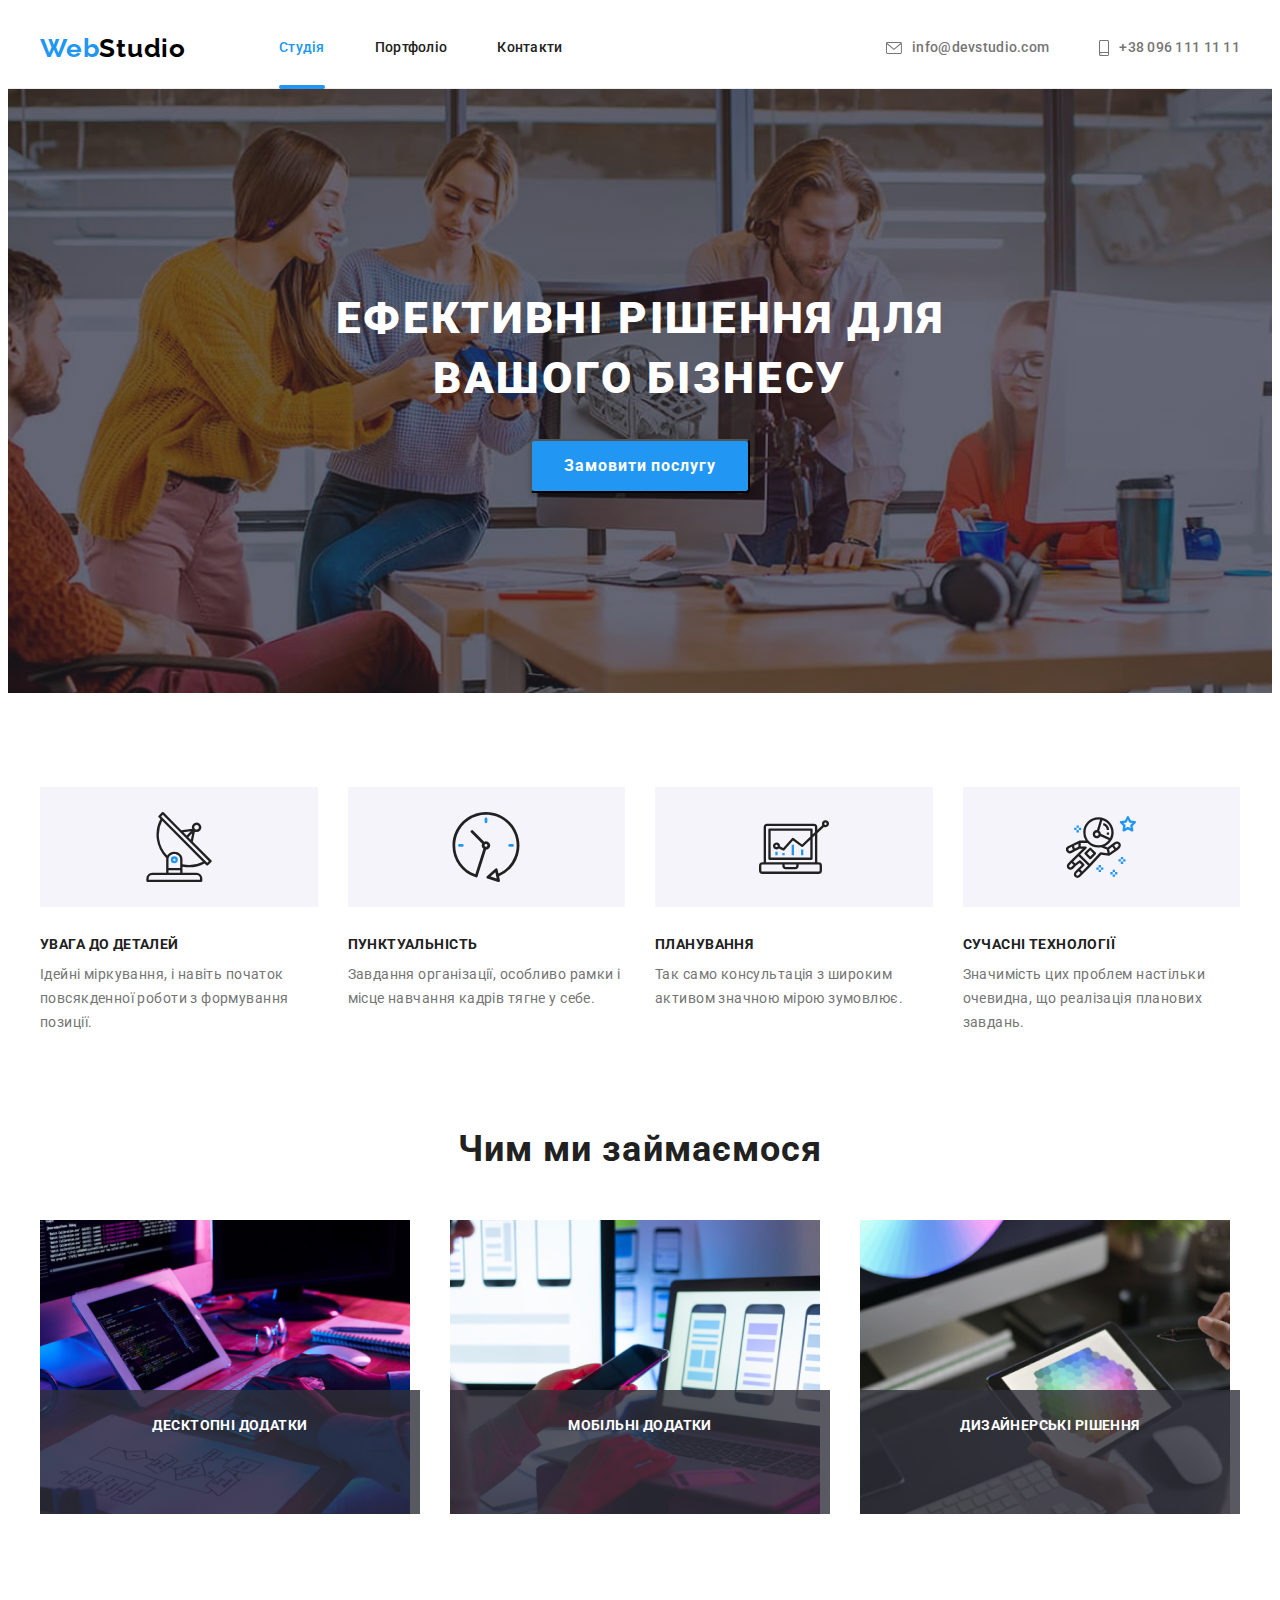
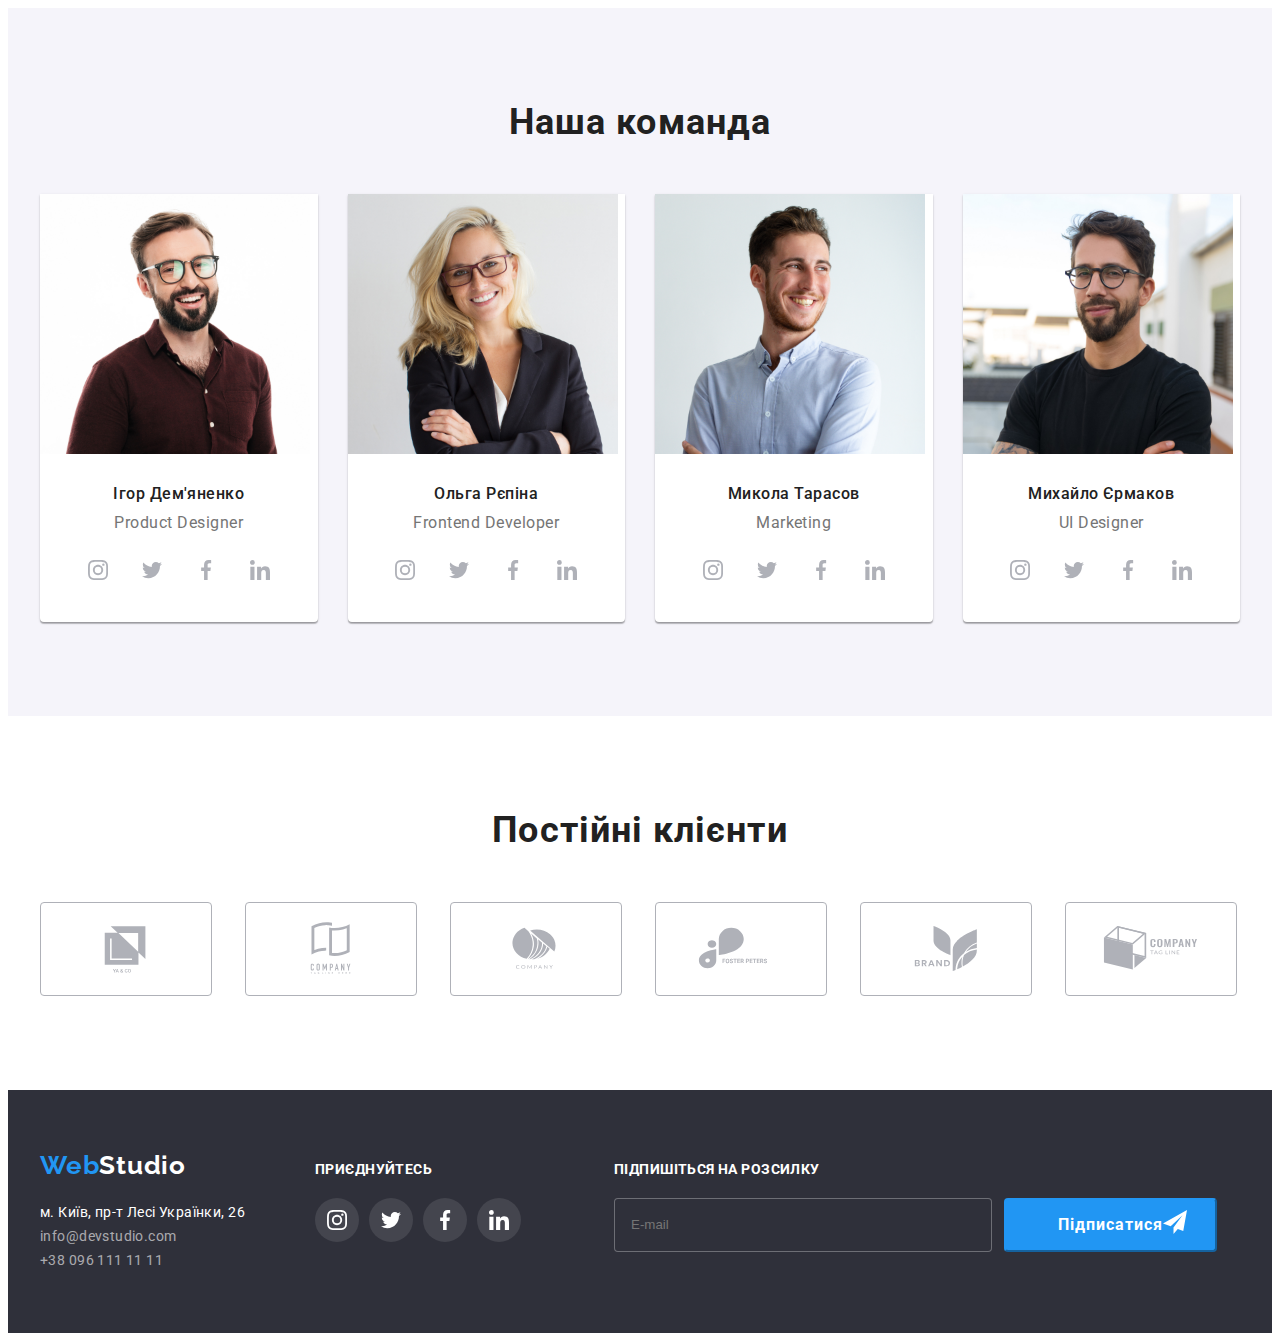
<file: index.html>
<!DOCTYPE html>
<html lang="uk">
  <head>
    <meta charset="UTF-8" />
    <meta http-equiv="X-UA-Compatible" content="IE=edge" />
    <meta name="viewport" content="width=, initial-scale=1.0" />
    <title>Студія</title>
    <link rel="preconnect" href="https://fonts.googleapis.com" />
    <link rel="preconnect" href="https://fonts.gstatic.com" crossorigin />
    <link
      href="https://fonts.googleapis.com/css2?family=Montserrat:wght@400;700&family=Raleway:wght@700&family=Roboto:wght@400;500;700;900&display=swap"
      rel="stylesheet"
    />
    <link
      rel="stylesheet"
      href="https://cdnjs.cloudflare.com/ajax/libs/modern-normalize/1.1.0/modern-normalize.min.css"
      integrity="sha512-wpPYUAdjBVSE4KJnH1VR1HeZfpl1ub8YT/NKx4PuQ5NmX2tKuGu6U/JRp5y+Y8XG2tV+wKQpNHVUX03MfMFn9Q=="
      crossorigin="anonymous"
      referrerpolicy="no-referrer"
    />
    <link rel="stylesheet" href="./CSS/main.min.css" />
  </head>
  <body>
    <header class="header">
      <div class="container header__container">
        <nav class="navigation">
          <a class="logo navigation__logo link" href="/index.html" lang="en"
            >Web<span class="header-color-text">Studio</span></a
          >
          <ul class="menu list">
            <li class="menu__item">
              <a class="menu__link link current" href="">Студія</a>
            </li>
            <li class="menu__item">
              <a class="menu__link link" href="./portfolio.html">Портфоліо</a>
            </li>
            <li class="menu__item">
              <a class="menu__link link" href="">Контакти</a>
            </li>
          </ul>
        </nav>
        <div class="connect header__connect">
          <ul class="menu list">
            <li class="menu__item">
              <a class="connect__contacts link" href="mailto:info@devstudio.com"
                ><svg class="connect__contacts-icon" width="16" height="12">
                  <use
                    href="./images/symbol-defs1.svg#icon-envelope-hover"
                  ></use>
                </svg>info@devstudio.com</a>
            </li>
            <li class="menu__item">
              <a class="connect__contacts link" href="tel:+380961111111"
                ><svg class="connect__contacts-icon" width="10" height="16">
                  <use
                    href="./images/symbol-defs1.svg#icon-smartphone"
                  ></use></svg>+38 096 111 11 11</a>
            </li>
          </ul>
        </div>
      </div>
    </header>
    <main>
      <section class="hero">
        <div class="hero__container">
          <h1 class="hero__title">Ефективні рішення для вашого бізнесу</h1>
          <button class="hero__btn" data-modal-open type="button">
            Замовити послугу
          </button>
        </div>
      </section>
      <section class="benefits">
        <div class="container benefits__container">
          <h2 class="visually-hidden">Наші переваги</h2>
          <ul class="picture-list list">
            <li class="picture-list__item">
              <div class="picture-list__link">
                <svg class="picture-list__icon" width="70" height="70">
                  <use href="./images/symbol-defs1.svg#icon-antenna"></use>
                </svg>
              </div>
              <h3 class="picture-list__title">УВАГА ДО ДЕТАЛЕЙ</h3>
              <p class="picture-list__text">
                Ідейні міркування, і навіть початок повсякденної роботи з
                формування позиції.
              </p>
            </li>
            <li class="picture-list__item">
              <div class="picture-list__link">
                <svg class="picture-list__icon" width="70" height="70">
                  <use href="./images/symbol-defs1.svg#icon-clock"></use>
                </svg>
              </div>
              <h3 class="picture-list__title">ПУНКТУАЛЬНІСТЬ</h3>
              <p class="picture-list__text">
                Завдання організації, особливо рамки і місце навчання кадрів
                тягне у себе.
              </p>
            </li>
            <li class="picture-list__item">
              <div class="picture-list__link">
                <svg class="picture-list__icon" width="70" height="70">
                  <use href="./images/symbol-defs1.svg#icon-diagram"></use>
                </svg>
              </div>
              <h3 class="picture-list__title">ПЛАНУВАННЯ</h3>
              <p class="picture-list__text">
                Так само консультація з широким активом значною мірою зумовлює.
              </p>
            </li>
            <li class="picture-list__item">
              <div class="picture-list__link">
                <svg class="picture-list__icon" width="70" height="70">
                  <use href="./images/symbol-defs1.svg#icon-astronaut"></use>
                </svg>
              </div>
              <h3 class="picture-list__title">СУЧАСНІ ТЕХНОЛОГІЇ</h3>
              <p class="picture-list__text">
                Значимість цих проблем настільки очевидна, що реалізація
                планових завдань.
              </p>
            </li>
          </ul>
        </div>
      </section>
      <section class="activity">
        <div class="container">
          <h2 class="activity__title">Чим ми займаємося</h2>
          <ul class="services-list list">
            <li class="services-list__item">
              <img src="./images/img.jpg" alt="Верстка" width="370" />
              <h2 class="services-list__title">ДEСКТОПНІ ДОДАТКИ</h2>
            </li>
            <li class="services-list__item">
              <img src="./images/img1.jpg" alt="Інтерфейс" width="370" />
              <h2 class="services-list__title">МОБІЛЬНІ ДОДАТКИ</h2>
            </li>
            <li class="services-list__item">
              <img src="./images/img2.jpg" alt="Дизайн" width="370" />
              <h2 class="services-list__title">ДИЗАЙНЕРСЬКІ РІШЕННЯ</h2>
            </li>
          </ul>
        </div>
      </section>
      <section class="team">
        <div class="container">
          <h2 class="team__top-title">Наша команда</h2>
          <ul class="team__list">
            <li class="team__item list">
              <img
                src="./images/photo1.jpg"
                alt="Ігор Дем'яненко"
                width="270"
              />
              <div class="team__content">
                <h3 class="team__title">Ігор Дем'яненко</h3>
                <p class="team__text" lang="en">Product Designer</p>
                <ul class="team__soc-list list">
                  <li class="team__soc-item">
                    <a class="team__soc-link" href="">
                      <svg class="team__soc-icon" width="20" height="20">
                        <use
                          href="./images/symbol-defs1.svg#icon-instagram"
                        ></use>
                      </svg>
                    </a>
                  </li>
                  <li class="team__soc-item">
                    <a class="team__soc-link" href="">
                      <svg class="team__soc-icon" width="20" height="20">
                        <use
                          href="./images/symbol-defs1.svg#icon-twitter"
                        ></use>
                      </svg>
                    </a>
                  </li>
                  <li class="team__soc-item">
                    <a class="team__soc-link" href="">
                      <svg class="team__soc-icon" width="20" height="20">
                        <use
                          href="./images/symbol-defs1.svg#icon-facebook"
                        ></use>
                      </svg>
                    </a>
                  </li>
                  <li class="team__soc-item">
                    <a class="team__soc-link" href="">
                      <svg class="team__soc-icon" width="20" height="20">
                        <use
                          href="./images/symbol-defs1.svg#icon-linkedin"
                        ></use>
                      </svg>
                    </a>
                  </li>
                </ul>
              </div>
            </li>
            <li class="team__item list">
              <img src="./images/photo2.jpg" alt="Ольга Рєпіна" width="270" />
              <div class="team__content">
                <h3 class="team__title">Ольга Рєпіна</h3>
                <p class="team__text" lang="en">Frontend Developer</p>
                <ul class="team__soc-list list">
                  <li class="team__soc-item">
                    <a class="team__soc-link" href="">
                      <svg class="team__soc-icon" width="20" height="20">
                        <use
                          href="./images/symbol-defs1.svg#icon-instagram"
                        ></use>
                      </svg>
                    </a>
                  </li>
                  <li class="team__soc-item">
                    <a class="team__soc-link" href="">
                      <svg class="team__soc-icon" width="20" height="20">
                        <use
                          href="./images/symbol-defs1.svg#icon-twitter"
                        ></use>
                      </svg>
                    </a>
                  </li>
                  <li class="team__soc-item">
                    <a class="team__soc-link" href="">
                      <svg class="team__soc-icon" width="20" height="20">
                        <use
                          href="./images/symbol-defs1.svg#icon-facebook"
                        ></use>
                      </svg>
                    </a>
                  </li>
                  <li class="team__soc-item">
                    <a class="team__soc-link" href="">
                      <svg class="team__soc-icon" width="20" height="20">
                        <use
                          href="./images/symbol-defs1.svg#icon-linkedin"
                        ></use>
                      </svg>
                    </a>
                  </li>
                </ul>
              </div>
            </li>
            <li class="team__item list">
              <img src="./images/photo3.jpg" alt="Микола Тарасов" width="270" />
              <div class="team__content">
                <h3 class="team__title">Микола Тарасов</h3>
                <p class="team__text" lang="en">Marketing</p>
                <ul class="team__soc-list list">
                  <li class="team__soc-item">
                    <a class="team__soc-link" href="">
                      <svg class="team__soc-icon" width="20" height="20">
                        <use
                          href="./images/symbol-defs1.svg#icon-instagram"
                        ></use>
                      </svg>
                    </a>
                  </li>
                  <li class="team__soc-item">
                    <a class="team__soc-link" href="">
                      <svg class="team__soc-icon" width="20" height="20">
                        <use
                          href="./images/symbol-defs1.svg#icon-twitter"
                        ></use>
                      </svg>
                    </a>
                  </li>
                  <li class="team__soc-item">
                    <a class="team__soc-link" href="">
                      <svg class="team__soc-icon" width="20" height="20">
                        <use
                          href="./images/symbol-defs1.svg#icon-facebook"
                        ></use>
                      </svg>
                    </a>
                  </li>
                  <li class="team__soc-item">
                    <a class="team__soc-link" href="">
                      <svg class="team__soc-icon" width="20" height="20">
                        <use
                          href="./images/symbol-defs1.svg#icon-linkedin"
                        ></use>
                      </svg>
                    </a>
                  </li>
                </ul>
              </div>
            </li>
            <li class="team__item list">
              <img
                src="./images/photo4.jpg"
                alt="Михайло Єрмаков"
                width="270"
              />
              <div class="team__content">
                <h3 class="team__title">Михайло Єрмаков</h3>
                <p class="team__text" lang="en">UI Designer</p>
                <ul class="team__soc-list list">
                  <li class="team__soc-item">
                    <a class="team__soc-link" href="">
                      <svg class="team__soc-icon" width="20" height="20">
                        <use
                          href="./images/symbol-defs1.svg#icon-instagram"
                        ></use>
                      </svg>
                    </a>
                  </li>
                  <li class="team__soc-item">
                    <a class="team__soc-link" href="">
                      <svg class="team__soc-icon" width="20" height="20">
                        <use
                          href="./images/symbol-defs1.svg#icon-twitter"
                        ></use>
                      </svg>
                    </a>
                  </li>
                  <li class="team__soc-item">
                    <a class="team__soc-link" href="">
                      <svg class="team__soc-icon" width="20" height="20">
                        <use
                          href="./images/symbol-defs1.svg#icon-facebook"
                        ></use>
                      </svg>
                    </a>
                  </li>
                  <li class="team__soc-item">
                    <a class="team__soc-link" href="">
                      <svg class="team__soc-icon" width="20" height="20">
                        <use
                          href="./images/symbol-defs1.svg#icon-linkedin"
                        ></use>
                      </svg>
                    </a>
                  </li>
                </ul>
              </div>
            </li>
          </ul>
        </div>
      </section>
      <section class="clients__clients--position" style="padding: 94px 0">
        <div class="container">
          <h2 class="clients-top-title">Постійні клієнти</h2>
          <ul class="clients-list list">
            <li class="clients__item">
              <a class="clients-link" href="">
                <svg class="clients-icon" width="106" height="60">
                  <use href="./images/symbol-defs1.svg#icon-Logo1"></use>
                </svg>
              </a>
            </li>
            <li class="clients__item">
              <a class="clients-link" href="">
                <svg class="clients-icon" width="106" height="60">
                  <use href="./images/symbol-defs1.svg#icon-Logo2"></use>
                </svg>
              </a>
            </li>
            <li class="clients__item">
              <a class="clients-link" href="">
                <svg class="clients-icon" width="106" height="60">
                  <use href="./images/symbol-defs1.svg#icon-Logo3"></use>
                </svg>
              </a>
            </li>
            <li class="clients__item">
              <a class="clients-link" href="">
                <svg class="clients-icon" width="106" height="60">
                  <use href="./images/symbol-defs1.svg#icon-Logo4"></use>
                </svg>
              </a>
            </li>
            <li class="clients__item">
              <a class="clients-link" href="">
                <svg class="clients-icon" width="106" height="60">
                  <use href="./images/symbol-defs1.svg#icon-Logo5"></use>
                </svg>
              </a>
            </li>
            <li class="clients__item">
              <a class="clients-link" href="">
                <svg class="clients-icon" width="106" height="60">
                  <use href="./images/symbol-defs1.svg#icon-Logo6"></use>
                </svg>
              </a>
            </li>
          </ul>
        </div>
      </section>
    </main>
    <footer class="footer">
      <div class="footer-container container">
        <div class="footer-agress-container">
          <a class="footer-logo link" href="/index.html" lang="en"
            >Web<span class="footer-color-text">Studio</span></a
          >
          <address>
            <ul class="footer-list list">
              <li class="footer-item">
                <a class="footer-address link" href=""
                  >м. Київ, пр-т Лесі Українки, 26</a
                >
              </li>
              <li class="footer-item">
                <a class="footer-mail link" href="mailto:info@devstudio.com"
                  >info@devstudio.com</a
                >
              </li>
              <li class="footer-item">
                <a class="footer-tel link" href="tel:+380961111111"
                  >+38 096 111 11 11</a
                >
              </li>
            </ul>
          </address>
        </div>
        <div class="footer-soc-container">
          <h3 class="soc-list-title">приєднуйтесь</h3>
          <ul class="footer-soc-list list">
            <li class="footer-soc-item">
              <a class="footer-soc-link" href="">
                <svg class="footer-soc-icon" width="20" height="20">
                  <use href="./images/symbol-defs1.svg#icon-instagram"></use>
                </svg>
              </a>
            </li>
            <li class="footer-soc-item">
              <a class="footer-soc-link" href="">
                <svg class="footer-soc-icon" width="20" height="20">
                  <use href="./images/symbol-defs1.svg#icon-twitter"></use>
                </svg>
              </a>
            </li>
            <li class="footer-soc-item">
              <a class="footer-soc-link" href="">
                <svg class="footer-soc-icon" width="20" height="20">
                  <use href="./images/symbol-defs1.svg#icon-facebook"></use>
                </svg>
              </a>
            </li>
            <li class="footer-soc-item">
              <a class="footer-soc-link" href="">
                <svg class="footer-soc-icon" width="20" height="20">
                  <use href="./images/symbol-defs1.svg#icon-linkedin"></use>
                </svg>
              </a>
            </li>
          </ul>
        </div>
        <div class="footer-sign-container">
          <h3 class="footer-sign-title">Підпишіться на розсилку</h3>
          <form class="footer-form">
          <div class="footer-sign-input">
          <input type="email" class="modal-sign-input" name="user-email" placeholder="E-mail">
          <button class="sign-btn" data-modal-open type="submit">Підписатися
            <svg class="sign-icon" width="24" height="24">
            <use href="./images/symbol-defs1.svg#icon-icon-send-1"></use>
          </svg></button> 
        </div>
        </form>
        </div>
      </div>
    </footer>
    <div class="backdrop is-hidden" data-modal>
      <div class="modal">
        <button type="button" class="modal-btn" data-modal-close>
          <svg class="modal-close-icon" width="18" height="18">
            <use href="./images/symbol-defs1.svg#icon-close"></use>
          </svg>
        </button>
        <p class="modal-title">Залиште свої дані, ми вам передзвонимо</p>
        <form>
          <div class="modal-field">
          <label for="user-name" class="modal-label">Ім'я</label>
          <div class="input-wrap">
            <input type="text" class="modal-input" name="user-name" id="user-name" placeholder="">
            <svg class="modal-input-icon" width="18" height="18">
              <use href="./images/symbol-defs1.svg#icon-person-black-18dp"></use>
            </svg>
          </div>
          </div>
          <div class="modal-field">
          <label for="user-tel" class="modal-label">Телефон</label>
          <div class="input-wrap">
            <input type="tel" class="modal-input" name="user-tel" id="user-tel" placeholder="">
            <svg class="modal-input-icon" width="18" height="18">
              <use href="./images/symbol-defs1.svg#icon-phone-black-18dp"></use>
            </svg>
          </div>            
          </div>
          <div class="modal-field">
          <label for="user-email" class="modal-label">Пошта</label>
          <div class="input-wrap">
            <input type="email" class="modal-input" name="user-email" id="user-email" placeholder="">
            <svg class="modal-input-icon" width="18" height="18">
              <use href="./images/symbol-defs1.svg#icon-email-black-18dp"></use>
            </svg>
          </div>
          </div>
          <div class="modal-field">
            <label for="user-text" class="modal-label">Коментар</label> 
            <textarea name="user-text" id="user-text" class="modal-comment" placeholder="Введіть текст"></textarea>           
          </div> 
          <div class="modal-field">
            <input type="checkbox" class="input-check visually-hidden" name="privacy" value="tru" id="privacy"/>
            <label for="privacy" class="check-text">
              <span>
              <svg class="check-icon" width="16" height="15">
                <use href="./images/symbol-defs1.svg#icon-Vector-1"></use>
              </svg>
            </span>
              Погоджуюся з розсилкою та приймаю <a class="check-color-text" href=""> Умови договору</a></label>
          </div>           
          <button class="submit-btn" data-modal-open type="submit">Відправити</button>
        </form>
      </div>
    </div>
    <script src="./js/modal.js"></script>
  </body>
</html>
</file>
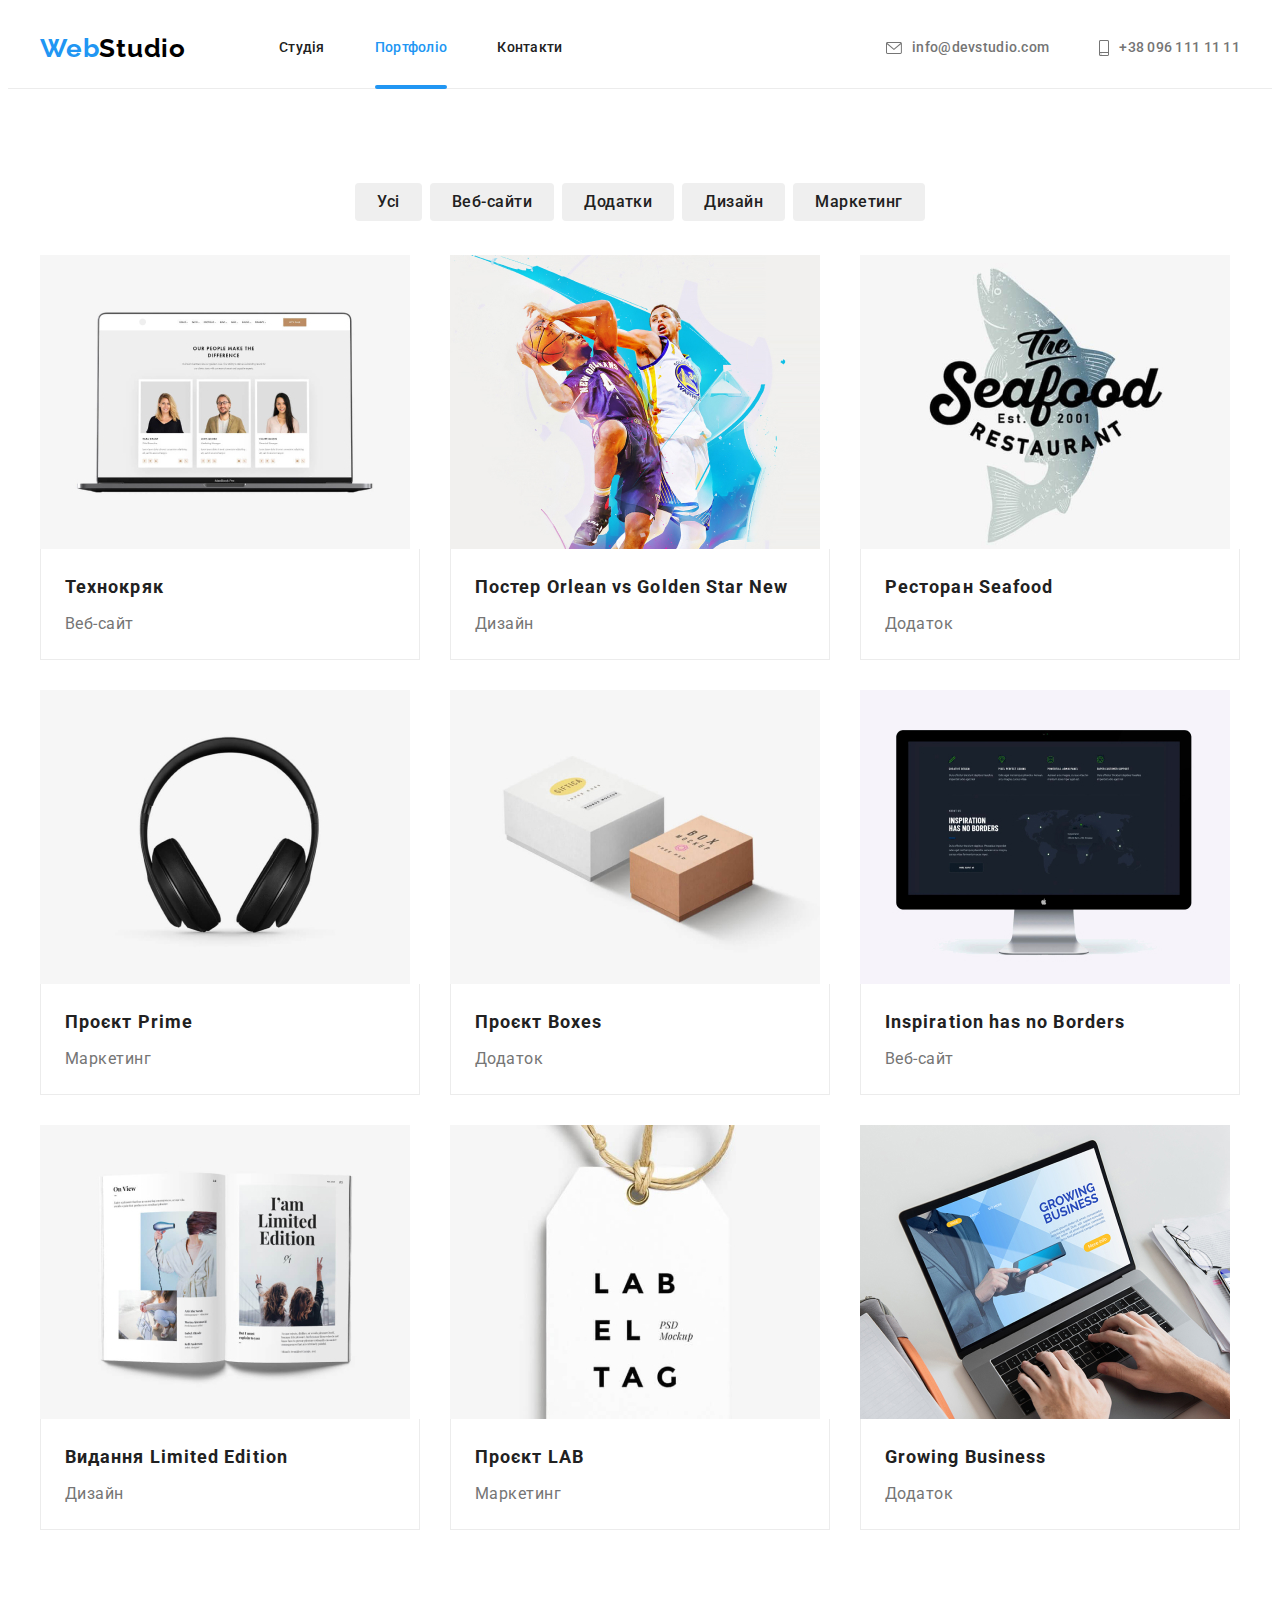
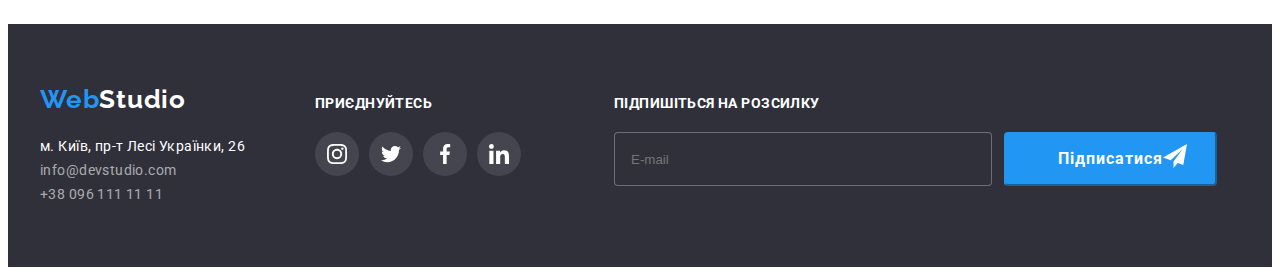
<file: portfolio.html>
<!DOCTYPE html>
<html lang="uk">
  <head>
    <meta charset="UTF-8" />
    <meta http-equiv="X-UA-Compatible" content="IE=edge" />
    <meta name="viewport" content="width=, initial-scale=1.0" />
    <title>Портфоліо</title>
    <link rel="preconnect" href="https://fonts.googleapis.com" />
    <link rel="preconnect" href="https://fonts.gstatic.com" crossorigin />
    <link
      href="https://fonts.googleapis.com/css2?family=Montserrat:wght@400;700&family=Raleway:wght@700&family=Roboto:wght@400;500;700;900&display=swap"
      rel="stylesheet"
    />
    <link
      rel="stylesheet"
      href="https://cdnjs.cloudflare.com/ajax/libs/modern-normalize/1.1.0/modern-normalize.min.css"
      integrity="sha512-wpPYUAdjBVSE4KJnH1VR1HeZfpl1ub8YT/NKx4PuQ5NmX2tKuGu6U/JRp5y+Y8XG2tV+wKQpNHVUX03MfMFn9Q=="
      crossorigin="anonymous"
      referrerpolicy="no-referrer"
    />
    <link rel="stylesheet" href="./CSS/main.min.css" />
  </head>
  <body>
    <header class="header">
      <div class="container header__container">
        <nav class="navigation">
          <a class="logo navigation__logo link" href="/index.html" lang="en"
            >Web<span class="header-color-text">Studio</span></a
          >
          <ul class="menu list list">
            <li class="menu__item">
              <a class="menu__link link" href="./index.html">Студія</a>
            </li>
            <li class="menu__item">
              <a class="menu__link link current" href="">Портфоліо</a>
            </li>
            <li class="menu__item">
              <a class="menu__link link" href="">Контакти</a>
            </li>
          </ul>
        </nav>
        <div class="connect header__connect">
          <ul class="menu list">
            <li class="menu__item">
              <a class="connect__contacts link" href="mailto:info@devstudio.com">
                <svg class="connect__contacts-icon" width="16" height="12">
                  <use href="./images/symbol-defs1.svg#icon-envelope-hover"></use></svg>info@devstudio.com</a>
            </li>
            <li class="menu__item">
              <a class="connect__contacts link" href="tel:+380961111111">
                <svg class="connect__contacts-icon" width="10" height="16">
                  <use href="./images/symbol-defs1.svg#icon-smartphone"></use></svg>+38 096 111 11 11</a>
            </li>
          </ul>
        </div>
      </div>
    </header>
    <main>
      <section class="progects section">
        <div class="container">
          <h1 class="visually-hidden">Наші проекти</h1>
          <div class="progects-filtr-item">
            <ul class="progects-filtr list">
              <li class="progects-item">
                <button class="progects-hero-btn" type="button">Усі</button>
              </li>
              <li class="progects-item">
                <button class="progects-hero-btn" type="button">
                  Веб-сайти
                </button>
              </li>
              <li class="progects-item">
                <button class="progects-hero-btn" type="button">Додатки</button>
              </li>
              <li class="progects-item">
                <button class="progects-hero-btn" type="button">Дизайн</button>
              </li>
              <li class="progects-item">
                <button class="progects-hero-btn" type="button">
                  Маркетинг
                </button>
              </li>
            </ul>
          </div>
          <div class="progects-list-content">
            <ul class="progects-list list">
              <li class="progects-list-item">
                <div class="progects-top-wrap">
                  <img
                    src="./images/progect1.jpg"
                    alt="Технокряк"
                    width="370"
                  />
                  <p class="progects-top-text">
                    Ресурс пропонує комплексні пропозиції з різним рівнем
                    функціоналу та сервісів. Все це дозволить відвідувачу
                    отримати вичерпні відомості про компанію чи приватну особу.
                  </p>
                </div>
                <div class="progects-item-content">
                  <h2 class="progects-title">Технокряк</h2>
                  <p class="progects-text">Веб-сайт</p>
                </div>
              </li>
              <li class="progects-list-item">
                <div class="progects-top-wrap">
                  <img
                    src="./images/progect2.jpg"
                    alt="Постер New Orlean vs Golden Star"
                    width="370"
                  />
                  <p class="progects-top-text">
                    Ресурс пропонує комплексні пропозиції з різним рівнем
                    функціоналу та сервісів. Все це дозволить відвідувачу
                    отримати вичерпні відомості про компанію чи приватну особу.
                  </p>
                </div>
                <div class="progects-item-content">
                  <h2 class="progects-title">
                    Постер <span lang="en">Orlean vs Golden Star New</span>
                  </h2>
                  <p class="progects-text">Дизайн</p>
                </div>
              </li>
              <li class="progects-list-item">
                <div class="progects-top-wrap">
                  <img
                    src="./images/progect3.jpg"
                    alt="Ресторан Seafood"
                    width="370"
                  />
                  <p class="progects-top-text">
                    Ресурс пропонує комплексні пропозиції з різним рівнем
                    функціоналу та сервісів. Все це дозволить відвідувачу
                    отримати вичерпні відомості про компанію чи приватну особу.
                  </p>
                </div>
                <div class="progects-item-content">
                  <h2 class="progects-title">
                    Ресторан <span lang="en"> Seafood</span>
                  </h2>
                  <p class="progects-text">Додаток</p>
                </div>
              </li>
              <li class="progects-list-item">
                <div class="progects-top-wrap">
                  <img
                    src="./images/progect4.jpg"
                    alt="Проєкт Prime"
                    width="370"
                  />
                  <p class="progects-top-text">
                    Ресурс пропонує комплексні пропозиції з різним рівнем
                    функціоналу та сервісів. Все це дозволить відвідувачу
                    отримати вичерпні відомості про компанію чи приватну особу.
                  </p>
                </div>
                <div class="progects-item-content">
                  <h2 class="progects-title">
                    Проєкт <span lang="en"> Prime</span>
                  </h2>
                  <p class="progects-text">Маркетинг</p>
                </div>
              </li>
              <li class="progects-list-item">
                <div class="progects-top-wrap">
                  <img
                    src="./images/progect5.jpg"
                    alt="Проєкт Boxes"
                    width="370"
                  />
                  <p class="progects-top-text">
                    Ресурс пропонує комплексні пропозиції з різним рівнем
                    функціоналу та сервісів. Все це дозволить відвідувачу
                    отримати вичерпні відомості про компанію чи приватну особу.
                  </p>
                </div>
                <div class="progects-item-content">
                  <h2 class="progects-title">
                    Проєкт <span lang="en"> Boxes</span>
                  </h2>
                  <p class="progects-text">Додаток</p>
                </div>
              </li>
              <li class="progects-list-item">
                <div class="progects-top-wrap">
                  <img
                    src="./images/progect6.jpg"
                    alt="Inspiration has no Borders"
                    width="370"
                  />
                  <p class="progects-top-text">
                    Ресурс пропонує комплексні пропозиції з різним рівнем
                    функціоналу та сервісів. Все це дозволить відвідувачу
                    отримати вичерпні відомості про компанію чи приватну особу.
                  </p>
                </div>
                <div class="progects-item-content">
                  <h2 class="progects-title" lang="en">
                    Inspiration has no Borders
                  </h2>
                  <p class="progects-text">Веб-сайт</p>
                </div>
              </li>
              <li class="progects-list-item">
                <div class="progects-top-wrap">
                  <img
                    src="./images/progect7.jpg"
                    alt="Видання Limited Edition"
                    width="370"
                  />
                  <p class="progects-top-text">
                    Ресурс пропонує комплексні пропозиції з різним рівнем
                    функціоналу та сервісів. Все це дозволить відвідувачу
                    отримати вичерпні відомості про компанію чи приватну особу.
                  </p>
                </div>
                <div class="progects-item-content">
                  <h2 class="progects-title">
                    Видання <span lang="en">Limited Edition</span>
                  </h2>
                  <p class="progects-text">Дизайн</p>
                </div>
              </li>
              <li class="progects-list-item">
                <div class="progects-top-wrap">
                  <img
                    src="./images/progect8.jpg"
                    alt="Проєкт LAB"
                    width="370"
                  />
                  <p class="progects-top-text">
                    Ресурс пропонує комплексні пропозиції з різним рівнем
                    функціоналу та сервісів. Все це дозволить відвідувачу
                    отримати вичерпні відомості про компанію чи приватну особу.
                  </p>
                </div>
                <div class="progects-item-content">
                  <h2 class="progects-title">
                    Проєкт <span lang="en">LAB</span>
                  </h2>
                  <p class="progects-text">Маркетинг</p>
                </div>
              </li>
              <li class="progects-list-item">
                <div class="progects-top-wrap">
                  <img
                    src="./images/progect9.jpg"
                    alt="Growing Business"
                    width="370"
                  />
                  <p class="progects-top-text">
                    Ресурс пропонує комплексні пропозиції з різним рівнем
                    функціоналу та сервісів. Все це дозволить відвідувачу
                    отримати вичерпні відомості про компанію чи приватну особу.
                  </p>
                </div>
                <div class="progects-item-content">
                  <h2 class="progects-title">
                    <span lang="en">Growing Business</span>
                  </h2>
                  <p class="progects-text">Додаток</p>
                </div>
              </li>
            </ul>
          </div>
        </div>
      </section>
    </main>
    <footer class="footer">
      <div class="footer-container container">
        <div class="footer-agress-container">
          <a class="footer-logo link" href="/index.html" lang="en"
            >Web<span class="footer-color-text">Studio</span></a
          >
          <address>
            <ul class="footer-list list">
              <li class="footer-item">
                <a class="footer-address link" href=""
                  >м. Київ, пр-т Лесі Українки, 26</a
                >
              </li>
              <li class="footer-item">
                <a class="footer-mail link" href="mailto:info@devstudio.com"
                  >info@devstudio.com</a
                >
              </li>
              <li class="footer-item">
                <a class="footer-tel link" href="tel:+380961111111"
                  >+38 096 111 11 11</a
                >
              </li>
            </ul>
          </address>
        </div>
        <div class="footer-soc-container">
          <h3 class="soc-list-title">приєднуйтесь</h3>
          <ul class="footer-soc-list list">
            <li class="footer-soc-item">
              <a class="footer-soc-link" href="">
                <svg class="footer-soc-icon" width="20" height="20">
                  <use href="./images/symbol-defs1.svg#icon-instagram"></use>
                </svg>
              </a>
            </li>
            <li class="footer-soc-item">
              <a class="footer-soc-link" href="">
                <svg class="footer-soc-icon" width="20" height="20">
                  <use href="./images/symbol-defs1.svg#icon-twitter"></use>
                </svg>
              </a>
            </li>
            <li class="footer-soc-item">
              <a class="footer-soc-link" href="">
                <svg class="footer-soc-icon" width="20" height="20">
                  <use href="./images/symbol-defs1.svg#icon-facebook"></use>
                </svg>
              </a>
            </li>
            <li class="footer-soc-item">
              <a class="footer-soc-link" href="">
                <svg class="footer-soc-icon" width="20" height="20">
                  <use href="./images/symbol-defs1.svg#icon-linkedin"></use>
                </svg>
              </a>
            </li>
          </ul>
        </div>
        <div class="footer-sign-container">
          <h3 class="footer-sign-title">Підпишіться на розсилку</h3>
          <form class="footer-form">
            <div class="footer-sign-input">
              <input type="email" class="modal-sign-input" name="user-email" placeholder="E-mail">
              <button class="sign-btn" data-modal-open type="submit">Підписатися
                <svg class="sign-icon" width="24" height="24">
                <use href="./images/symbol-defs1.svg#icon-icon-send-1"></use>
              </svg></button> 
            </div>
        </form>
        </div>
      </div>
    </footer>
  </body>
</html>
</file>
<file: CSS/main.min.css>
:root{--top-title-color: #212121;--top-text-color: #757575;--top-adress-color: #2196f3;--top-ht: 1.14;--top-footer-text: rgba(255, 255, 255, 0.6);--footer-text-color: #ffffff;--top-btn-color: #ffffff}p,h1,h2,h3{margin:0}ul{margin:0;padding:0}button{cursor:pointer}img{display:block}body{font-family:"Roboto",sans-serif;font-size:15px;color:var(--top-title-color)}.list{list-style:none}.link{text-decoration:none}.visually-hidden{position:absolute;width:1px;height:1px;margin:-1px;border:0;padding:0;white-space:nowrap;-webkit-clip-path:inset(100%);clip-path:inset(100%);clip:rect(0 0 0 0);overflow:hidden}.is-hidden{opacity:0;visibility:hidden;pointer-events:none}.container{width:1200px;padding-left:15px;padding-right:15px;margin:0 auto}.header{border-bottom:1px solid #ececec}.navigation{display:flex;align-items:center}.header__container{display:flex;align-items:center}.menu{display:flex;gap:50px}.navigation__logo,.footer-logo{font-family:"Raleway",sans-serif;font-weight:700;font-size:26px;line-height:1.19;letter-spacing:.03em;color:var(--top-adress-color);margin-right:93px}.header-color-text{color:#000}.menu__link{padding:32px 0;display:block;font-weight:500;font-size:14px;line-height:var(--top-ht);letter-spacing:.02em;color:var(--top-title-color);position:relative;transition:color 250ms cubic-bezier(0.4, 0, 0.2, 1)}.menu__link:hover,.menu__link:focus{color:var(--top-adress-color)}.menu__item .menu__link.current{color:var(--top-adress-color)}.current::after{content:"";position:absolute;bottom:0;left:0;display:block;width:100%;height:4px;background-color:var(--top-adress-color);border-radius:2px;margin-bottom:-1px}.connect__contacts{padding:32px 0;display:flex;font-weight:500;font-size:14px;line-height:var(--top-ht);letter-spacing:.02em;color:var(--top-text-color);align-items:center;justify-content:center;transition:color 250ms cubic-bezier(0.4, 0, 0.2, 1)}.connect__contacts:hover{color:var(--top-adress-color)}.connect__contacts-icon{fill:currentColor;margin-right:10px}.header-contacts:hover .connect__contacts-icon,.header-contacts:focus .connect__contacts-icon{color:var(--top-adress-color)}.header__connect{margin-left:auto;transition:fill 250ms cubic-bezier(0.4, 0, 0.2, 1)}.hero{background-color:#2f303a;padding-top:200px;padding-bottom:200px;background-image:linear-gradient(rgba(47, 48, 58, 0.4), rgba(47, 48, 58, 0.4)),url(../images/hero-img\ \(1\).jpg);background-repeat:no-repeat;background-position:center;background-size:cover;max-width:1600px}.hero__container{max-width:1600px}.hero__title{font-weight:900;font-size:44px;line-height:1.36;letter-spacing:.06em;text-transform:uppercase;color:#fff;max-width:696px;margin:0 auto;text-align:center}.hero__btn{font-family:inherit;font-style:normal;font-weight:700;font-size:16px;line-height:1.88;letter-spacing:.06em;color:var(--top-btn-color);background-color:var(--top-adress-color);cursor:pointer;margin:0 auto;display:block;margin-top:30px;box-shadow:0px 4px 4px rgba(0,0,0,.15);border-radius:4px;padding:10px 32px}.hero__btn:hover,.hero__btn:focus{color:var(--top-btn-color);background-color:#188ce8}.benefits{padding-top:94px;padding-bottom:94px}.picture-list{display:flex;gap:30px}.picture-list__item{width:calc((100% - 90px)/4)}.picture-list__link{height:120px;display:flex;align-items:center;justify-content:center;background-color:#f5f4fa}.picture-list__title{margin-top:30px;font-weight:700;font-size:14px;line-height:var(--top-ht);letter-spacing:.03em;text-transform:uppercase;color:var(--top-title-color);margin-bottom:10px}.picture-list__text{font-size:14px;line-height:1.71;letter-spacing:.03em;color:var(--top-text-color)}.benefits__container{display:flex;align-items:center}.activity{padding-bottom:94px;display:flex;align-items:center}.activity__title{font-weight:700;font-size:36px;line-height:1.16;letter-spacing:.03em;text-align:center;color:var(--top-title-color);margin-bottom:50px}.services-list{display:flex;gap:30px}.services-list__item{width:calc((100% - 60px)/3);position:relative}.services-list__title{position:absolute;bottom:0;font-weight:700;font-size:14px;line-height:1.16;letter-spacing:.03em;text-align:center;text-transform:uppercase;color:#fff;background-color:rgba(47,48,58,.8);padding-top:27px;padding-bottom:27px;height:70px;width:100%}.team{padding-top:94px;padding-bottom:94px;background-color:#f5f4fa}.team__top-title{font-weight:700;font-size:36px;line-height:1.16;letter-spacing:.03em;text-align:center;color:var(--top-title-color);margin-bottom:50px}.team__list{display:flex;gap:30px}.team__item{background-color:#fff;width:calc((100% - 90px)/4);box-shadow:0px 1px 3px rgba(0,0,0,.12),0px 1px 1px rgba(0,0,0,.14),0px 2px 1px rgba(0,0,0,.2);border-radius:0px 0px 4px 4px}.team__content{padding-top:30px;padding-bottom:30px;margin:0 auto;transition:fill 250ms cubic-bezier(0.4, 0, 0.2, 1)}.team__title{font-weight:500;font-size:16px;line-height:1.19;letter-spacing:.03em;text-align:center;color:var(--top-title-color);margin-bottom:10px}.team__text{font-size:16px;line-height:1.19;letter-spacing:.03em;text-align:center;color:var(--top-text-color);margin-bottom:16px}.team__soc-list{display:flex;gap:10px;justify-content:center}.team__soc-link{width:44px;height:44px;border-radius:50%;background-color:#fff;display:flex;align-items:center;justify-content:center;color:#afb1b8;transition:color 250ms cubic-bezier(0.4, 0, 0.2, 1),background-color 250ms cubic-bezier(0.4, 0, 0.2, 1)}.team__soc-link:hover,.team__soc-link:focus{background-color:var(--top-adress-color);color:#fff}.team__soc-icon{fill:currentColor}.clients-top-title{margin-bottom:50px;font-weight:700;font-size:36px;line-height:1.16;letter-spacing:.03em;text-align:center;color:var(--top-title-color)}.clients__clients--position{display:flex;align-items:center}.clients-list{display:flex;gap:30px}.clients__item{width:calc((100% - 150px)/6)}.clients-link{width:170px;height:92px;display:flex;border:1px solid #afb1b8;border-radius:4px;align-items:center;justify-content:center;color:#afb1b8;transition:color 250ms cubic-bezier(0.4, 0, 0.2, 1),border-color 250ms cubic-bezier(0.4, 0, 0.2, 1)}.clients-link:hover,.clients-link:focus{border-color:var(--top-adress-color);color:var(--top-adress-color)}.clients-icon{fill:currentColor}.footer{background-color:#2f303a;padding-top:60px;padding-bottom:60px;display:flex}.footer-container{display:flex;align-items:baseline;max-width:1600px}.footer-list{margin-top:20px;margin-right:70px}.footer-item{font-weight:400;font-size:14px;line-height:1.71;letter-spacing:.03em;font-style:normal}.footer-soc-link{display:flex;align-items:center;justify-content:center}.footer-address{color:var(--footer-text-color)}.footer-mail{color:var(--top-footer-text)}.footer-tel{color:var(--top-footer-text)}.footer-color-text{color:var(--footer-text-color)}.footer-soc-container{transition:fill 250ms cubic-bezier(0.4, 0, 0.2, 1)}.soc-list-title{display:flex;font-weight:700;font-size:14px;line-height:1.14;letter-spacing:.03em;text-transform:uppercase;color:var(--footer-text-color);margin-bottom:20px}.footer-soc-list{display:flex;gap:10px;margin-top:20px;margin-right:93px}.footer-soc-link{width:44px;height:44px;border-radius:50%;background-color:rgba(255,255,255,.1);display:flex;transition:background-color 250ms cubic-bezier(0.4, 0, 0.2, 1)}.footer-soc-link:hover,.footer-soc-link:focus{background-color:var(--top-adress-color)}.footer-soc-icon{fill:#fff}.footer-sign-container{width:570px;max-height:86px}.footer-sign-title{display:flex;font-weight:700;font-size:14px;line-height:1.14;letter-spacing:.03em;text-transform:uppercase;color:var(--footer-text-color);padding-bottom:20px}.footer-form{display:flex;align-content:space-around;align-items:center;align-items:flex-end}.footer-sign-input{display:flex;align-items:center;justify-content:space-between;gap:12px}.modal-sign-input{width:358px;height:50px;border:1px solid rgba(255,255,255,.3);background-color:#2f303a;border-radius:4px;padding-left:16px;outline:rgba(0,0,0,0)}.sign-btn{display:flex;align-items:center;justify-content:center;font-family:inherit;font-style:normal;font-weight:700;font-size:16px;line-height:1.88;letter-spacing:.06em;color:var(--top-btn-color);background-color:var(--top-adress-color);cursor:pointer;display:block;border-radius:4px;border-color:var(--top-adress-color);padding:10px 52px}.sign-btn:hover,.sign-btn:focus{color:var(--top-btn-color);background-color:#188ce8}.sign-icon{position:absolute}.backdrop{position:fixed;top:0;width:100%;height:100%;background-color:rgba(0,0,0,.2);transition:opacity 250ms cubic-bezier(0.4, 0, 0.2, 1),visibility 250ms cubic-bezier(0.4, 0, 0.2, 1)}.modal{width:528px;min-height:581px;background-color:#fff;box-shadow:0px 1px 3px rgba(0,0,0,.12),0px 1px 1px rgba(0,0,0,.14),0px 2px 1px rgba(0,0,0,.2);border-radius:4px;position:absolute;top:50%;left:50%;transform:translate(-50%, -50%) scale(1);transition:transform 250ms cubic-bezier(0.4, 0, 0.2, 1);padding:40px}.backdrop.is-hidden .modal{transform:translate(-50%, -50%) scale(0)}.modal-btn{width:30px;height:30px;border:1px solid rgba(0,0,0,.1);border-radius:50%;background-color:rgba(0,0,0,0);position:absolute;right:8px;top:8px;display:flex;align-items:center;justify-content:center}.modal-close-icon{fill:#000}.modal-close-icon:hover{fill:#2196f3}.modal-title{font-weight:700;font-size:20px;line-height:1.15;letter-spacing:.03em;text-align:center;color:#212121;margin-bottom:12px}.modal-field{margin-bottom:10px}.input-wrap{position:relative}.modal-label{font-weight:400;font-size:12px;line-height:1.16;letter-spacing:.01em;color:var(--top-text-color);margin-bottom:4px;display:block}.modal-input{width:100%;height:40px;border:1px solid rgba(33,33,33,.2);border-radius:4px;padding-left:42px;outline:rgba(0,0,0,0)}.modal-input:focus{border:1px solid var(--top-adress-color)}.modal-input:hover,.modal-input:focus{border:1px solid var(--top-adress-color);border-radius:4px}.modal-input-icon{position:absolute;top:50%;transform:translateY(-50%);left:12px}.modal-input:focus+.modal-input-icon{fill:var(--top-adress-color)}.modal-comment{width:100%;height:120px;border:1px solid rgba(33,33,33,.2);border-radius:4px;font-weight:400;font-size:12px;line-height:1.16;letter-spacing:.01em;color:rgba(117,117,117,.5);padding:12px 16px;resize:none;outline:rgba(0,0,0,0)}.modal-comment:focus{border:1px solid var(--top-adress-color)}.modal-comment:hover,.modal-comment:focus{border:1px solid var(--top-adress-color);border-radius:4px}.check-text{font-weight:400;font-size:14px;line-height:1.71;letter-spacing:.03em;color:var(--top-text-color);display:flex;align-items:center;padding-left:14px}.check-text span{width:16px;height:15px;border:2px solid var(--top-title-color);border-radius:2px;margin-right:5px;display:flex;align-items:center;justify-content:center;fill:rgba(0,0,0,0)}.input-check:checked+.check-text span{background-color:var(--top-adress-color);border-color:rgba(0,0,0,0);fill:#fff}.input-check:focus+.check-text span{border-color:var(--top-adress-color)}.check-color-text{-webkit-text-decoration-line:underline;text-decoration-line:underline;color:var(--top-adress-color)}.submit-btn{font-family:inherit;font-style:normal;font-weight:700;font-size:16px;line-height:1.88;letter-spacing:.06em;color:var(--top-btn-color);background-color:var(--top-adress-color);cursor:pointer;margin:0 auto;display:block;margin-top:30px;box-shadow:0px 4px 4px rgba(0,0,0,.15);border-radius:4px;border-color:var(--top-adress-color);padding:10px 52px}.submit-btn:hover,.submit-btn:focus{color:var(--top-btn-color);background-color:#188ce8}.progects{padding:94px 0}.progects-filtr{margin:0 auto;display:block;margin-bottom:34px;display:flex;gap:8px;justify-content:center}.progects-item{font-weight:500;font-size:16px;line-height:1.62;letter-spacing:.03em;text-align:center;color:var(--top-title-color)}.progects-list-content{border-width:0 0 1px 0;border-color:#eee}.progects-list{display:block;display:flex;flex-wrap:wrap;gap:30px}.progects-list-item{width:calc((100% - 60px)/3);transition:box-shadow 250ms cubic-bezier(0.4, 0, 0.2, 1)}.progects-list-item:hover,.progects-list-item:focus{box-shadow:0px 1px 1px rgba(0,0,0,.12),0px 4px 4px rgba(0,0,0,.06),1px 4px 6px rgba(0,0,0,.16)}.progects-top-wrap{position:relative;overflow:hidden}.progects-top-text{position:absolute;top:0;left:0;color:#fff;font-weight:400;font-size:18px;line-height:1.56;letter-spacing:.03em;background-color:rgba(33,150,243,.9);padding:63px 24px;height:100%;transform:translateY(100%);transition:250ms cubic-bezier(0.4, 0, 0.2, 1)}.progects-list-item:hover .progects-top-text{transform:translateY(0)}.progects-item-content{padding-top:20px;padding-bottom:20px;padding:20px 24px;border-left:1px solid #ececec;border-bottom:1px solid #ececec;border-right:1px solid #ececec}.progects-title{font-weight:700;font-size:18px;line-height:2;letter-spacing:.06em;color:var(--top-title-color);margin-bottom:4px}.progects-text{font-weight:400;font-size:16px;line-height:1.88;letter-spacing:.03em;color:var(--top-text-color)}.progects-hero-btn{border:none;font-family:inherit;font-weight:500;font-size:16px;line-height:1.62;letter-spacing:.03em;text-align:center;color:var(--top-title-color);padding:6px 22px;border-radius:4px;transition:color 250ms cubic-bezier(0.4, 0, 0.2, 1),background-color 250ms cubic-bezier(0.4, 0, 0.2, 1),box-shadow 250ms cubic-bezier(0.4, 0, 0.2, 1),border-radius 250ms cubic-bezier(0.4, 0, 0.2, 1)}.progects-hero-btn:hover,.progects-hero-btn:focus{color:var(--top-btn-color);background-color:var(--top-adress-color);box-shadow:0px 3px 1px rgba(0,0,0,.1),0px 1px 2px rgba(0,0,0,.08),0px 2px 2px rgba(0,0,0,.12);border-radius:4px}/*# sourceMappingURL=main.min.css.map */
</file>
